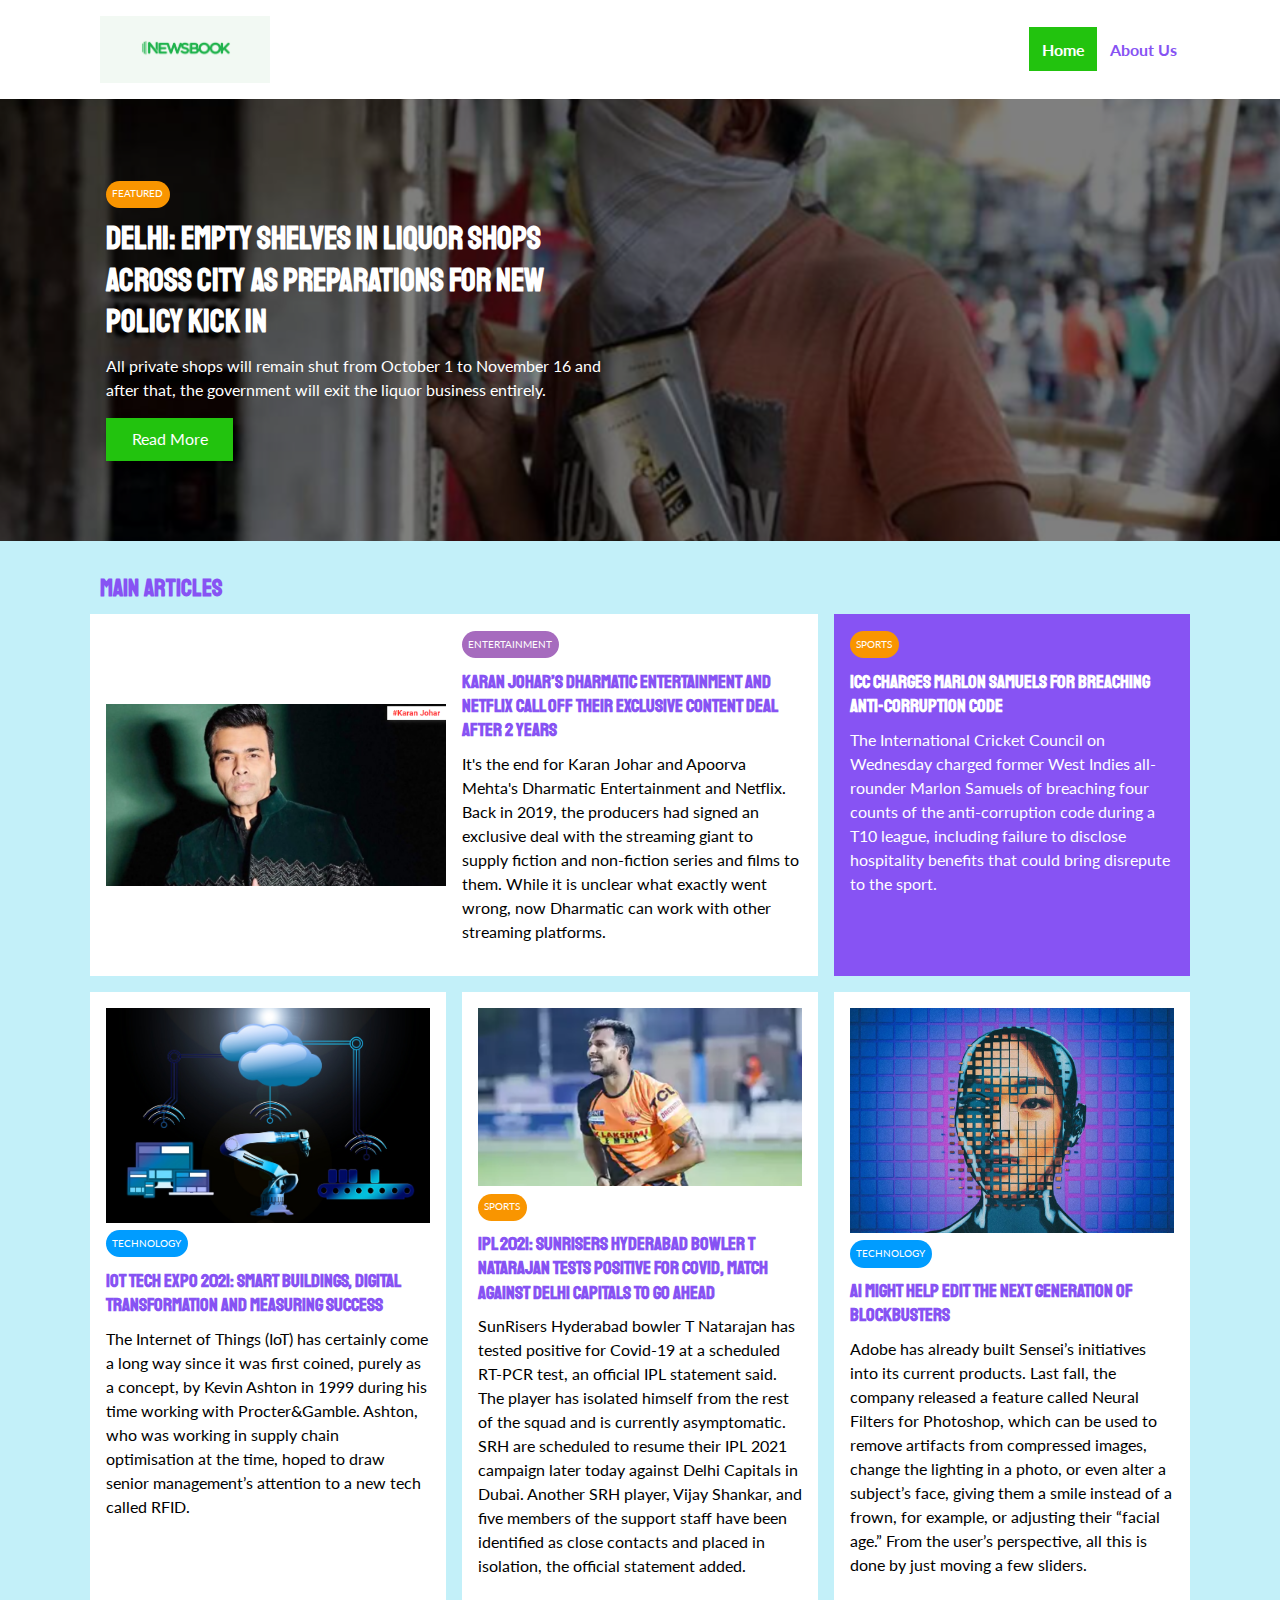
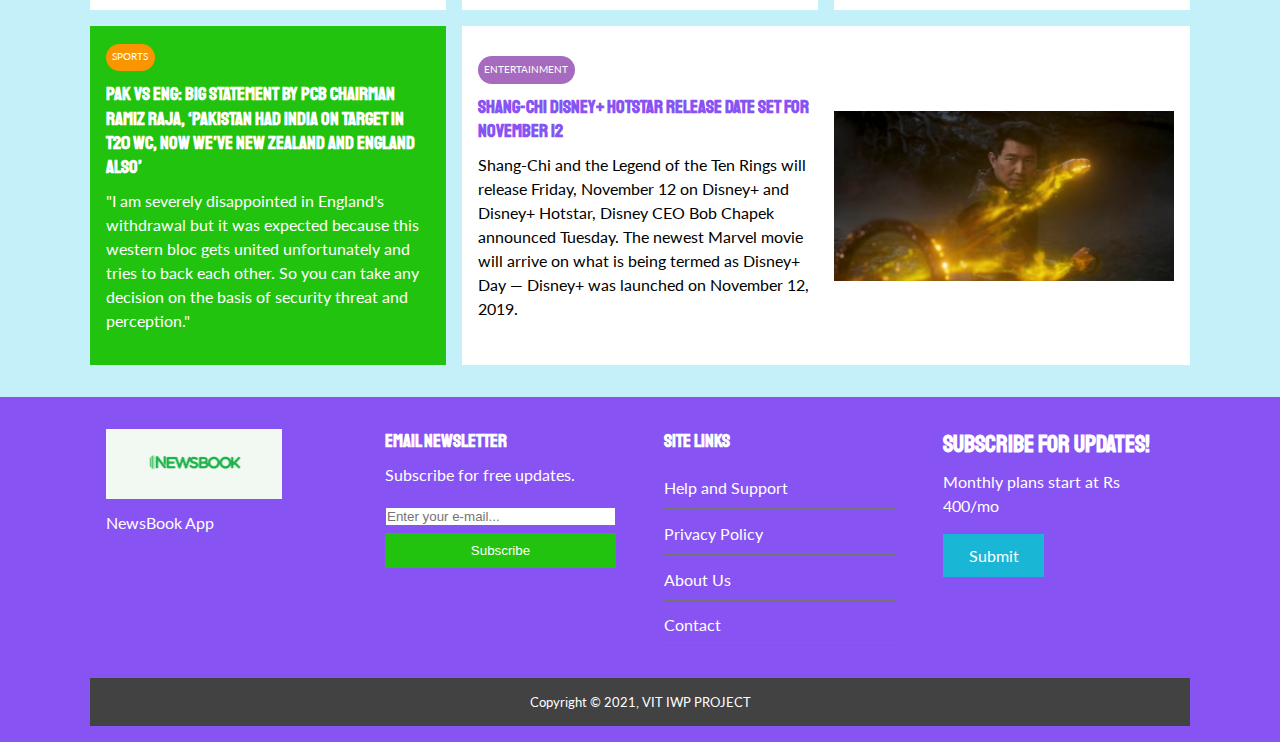
<file: index.html>
<!DOCTYPE html>
<html lang="pt-br">
<head>
  <meta charset="UTF-8">
  <meta name="viewport" content="width=device-width, initial-scale=1.0">
  <meta http-equiv="X-UA-Compatible" content="ie=edge">
  <link rel="stylesheet" href="https://use.fontawesome.com/releases/v5.6.3/css/all.css" integrity="sha384-UHRtZLI+pbxtHCWp1t77Bi1L4ZtiqrqD80Kn4Z8NTSRyMA2Fd33n5dQ8lWUE00s/" crossorigin="anonymous">
  <link href="https://fonts.googleapis.com/css?family=Lato|Staatliches" rel="stylesheet">
  <link rel="stylesheet" href="css/style.css">
  <link rel="stylesheet" media="screen and (max-width: 768px)" href="css/mobile.css">
  <link rel="shortcut icon" type="image/x-icon" href="favicon.ico">
  <title>NewsBook App</title>
</head>
<body>
	<header>
		<nav id="navbar" class="container py-1">
			<img src="img/logo.png" alt="NewsBook App" class="logo"/>
			<div class="social">
				<a href="http://www.facebook.com" target="_blank"><i class="fab fa-facebook fa-2x"></i></a>
				<a href="http://www.twitter.com" target="_blank"><i class="fab fa-twitter fa-2x"></i></a>
				<a href="http://www.instagram.com" target="_blank"><i class="fab fa-instagram fa-2x"></i></a>
				<a href="http://www.youtube.com" target="_blank"><i class="fab fa-youtube fa-2x"></i></a>
			</div>
			<ul>
				<li><a class="current" href="index.html">Home</a></li>
				<li><a href="about.html">About Us</a></li>
			</ul>
		</nav>
		<section id="showcase" class="container py-4">
			<div>
				<small class="small-label label-sport">Featured</small>
				<h1>Delhi: Empty shelves in liquor shops across city as preparations for new policy kick in</h1>
				<p>All private shops will remain shut from October 1 to November 16 and after that, the government will exit the liquor business entirely.</p>
				<a class="btn" href="article.html">Read More</a>
			</div>
		</section>
	</header>
	<main class="container py-2">
		<h2>Main Articles</h2>
		<section id="articles-container">
			<article>
				<img src="img/articles/ent1.jpg" alt="Artigo 1">
				<div>
					<small class="small-label label-ent">Entertainment</small>
					<h3><a href="article.html">Karan Johar’s Dharmatic Entertainment and Netflix call off their exclusive content deal after 2 years</a></h3>
					<p>It's the end for Karan Johar and Apoorva Mehta's Dharmatic Entertainment and Netflix. Back in 2019, the producers had signed an exclusive deal with the streaming giant to supply fiction and non-fiction series and films to them. While it is unclear what exactly went wrong, now Dharmatic can work with other streaming platforms.</p>
				</div>
			</article>
			<article class="bg-dark">
				<small class="small-label label-sport">Sports</small>
				<h3><a href="article.html">ICC charges Marlon Samuels for breaching anti-corruption code</a></h3>
				<p>The International Cricket Council on Wednesday charged former West Indies all-rounder Marlon Samuels of breaching four counts of the anti-corruption code during a T10 league, including failure to disclose hospitality benefits that could bring disrepute to the sport.</p>
			</article>
			<article>
				<img src="img/articles/tech1.jpg" alt="Artigo 3">
				<small class="small-label label-tech">Technology</small>
				<h3><a href="article.html">IoT Tech Expo 2021: Smart buildings, digital transformation and measuring success</a></h3>
				<p>The Internet of Things (IoT) has certainly come a long way since it was first coined, purely as a concept, by Kevin Ashton in 1999 during his time working with Procter&Gamble. Ashton, who was working in supply chain optimisation at the time, hoped to draw senior management’s attention to a new tech called RFID.</p>
			</article>
			<article>
				<img src="img/articles/sports1.jpg" alt="Artigo 4">
				<small class="small-label label-sport">Sports</small>
				<h3><a href="article.html">IPL 2021: SunRisers Hyderabad Bowler T Natarajan Tests Positive For Covid, Match Against Delhi Capitals To Go Ahead</a></h3>
				<p>SunRisers Hyderabad bowler T Natarajan has tested positive for Covid-19 at a scheduled RT-PCR test, an official IPL statement said. The player has isolated himself from the rest of the squad and is currently asymptomatic. SRH are scheduled to resume their IPL 2021 campaign later today against Delhi Capitals in Dubai. Another SRH player, Vijay Shankar, and five members of the support staff have been identified as close contacts and placed in isolation, the official statement added.</p>
			</article>
			<article>
				<img src="img/articles/tech2.jpg" alt="Artigo 5">
				<small class="small-label label-tech">Technology</small>
				<h3><a href="article.html">AI might help edit the next generation of blockbusters</a></h3>
				<p>Adobe has already built Sensei’s initiatives into its current products. Last fall, the company released a feature called Neural Filters for Photoshop, which can be used to remove artifacts from compressed images, change the lighting in a photo, or even alter a subject’s face, giving them a smile instead of a frown, for example, or adjusting their “facial age.” From the user’s perspective, all this is done by just moving a few sliders.</p>
			</article>
			<article class="bg-primary">
				<small class="small-label label-sport">Sports</small>
				<h3><a href="article.html">PAK vs ENG: BIG statement by PCB chairman Ramiz Raja, ‘Pakistan had India on target in T20 WC, now we've New Zealand and England also’</a></h3>
				<p>"I am severely disappointed in England's withdrawal but it was expected because this western bloc gets united unfortunately and tries to back each other. So you can take any decision on the basis of security threat and perception."</p>
			</article>
			<article>
				<div>
					<small class="small-label label-ent">Entertainment</small>
					<h3><a href="article.html">Shang-Chi Disney+ Hotstar Release Date Set for November 12</a></h3>
					<p>Shang-Chi and the Legend of the Ten Rings will release Friday, November 12 on Disney+ and Disney+ Hotstar, Disney CEO Bob Chapek announced Tuesday. The newest Marvel movie will arrive on what is being termed as Disney+ Day — Disney+ was launched on November 12, 2019.</p>
				</div>
				<img src="img/articles/ent2.jpg" alt="Artigo 7">
			</article>
		</section>
	</main>
	<footer class="container bg-dark py-1">
		<div class="p-1">
      <img src="img/logo_light.png" alt="NewsBook App">
    	<p>NewsBook App</p>
    </div>
    <div class="p-1">
      <h3>Email Newsletter</h3>
      <p>Subscribe for free updates.</p>
      <form>
        <input type="email" placeholder="Enter your e-mail...">
        <input type="submit" value="Subscribe" class="btn btn-primary">
      </form>
    </div>
    <div class="p-1">
      <h3>Site Links</h3>
      <ul class="list">
        <li><a href="#">Help and Support</a></li>
        <li><a href="#">Privacy Policy</a></li>
        <li><a href="#">About Us</a></li>
        <li><a href="#">Contact</a></li>
      </ul>
    </div>
    <div class="p-1">
      <h2>Subscribe for Updates!</h2>
      <p>Monthly plans start at Rs 400/mo</p>
      <a href="#" class="btn btn-secondary">Submit</a>
    </div>
    <div id="copy">
      <p>Copyright &copy; 2021, VIT IWP PROJECT</p>
    </div>
	</footer>
</body>
</html>
</file>
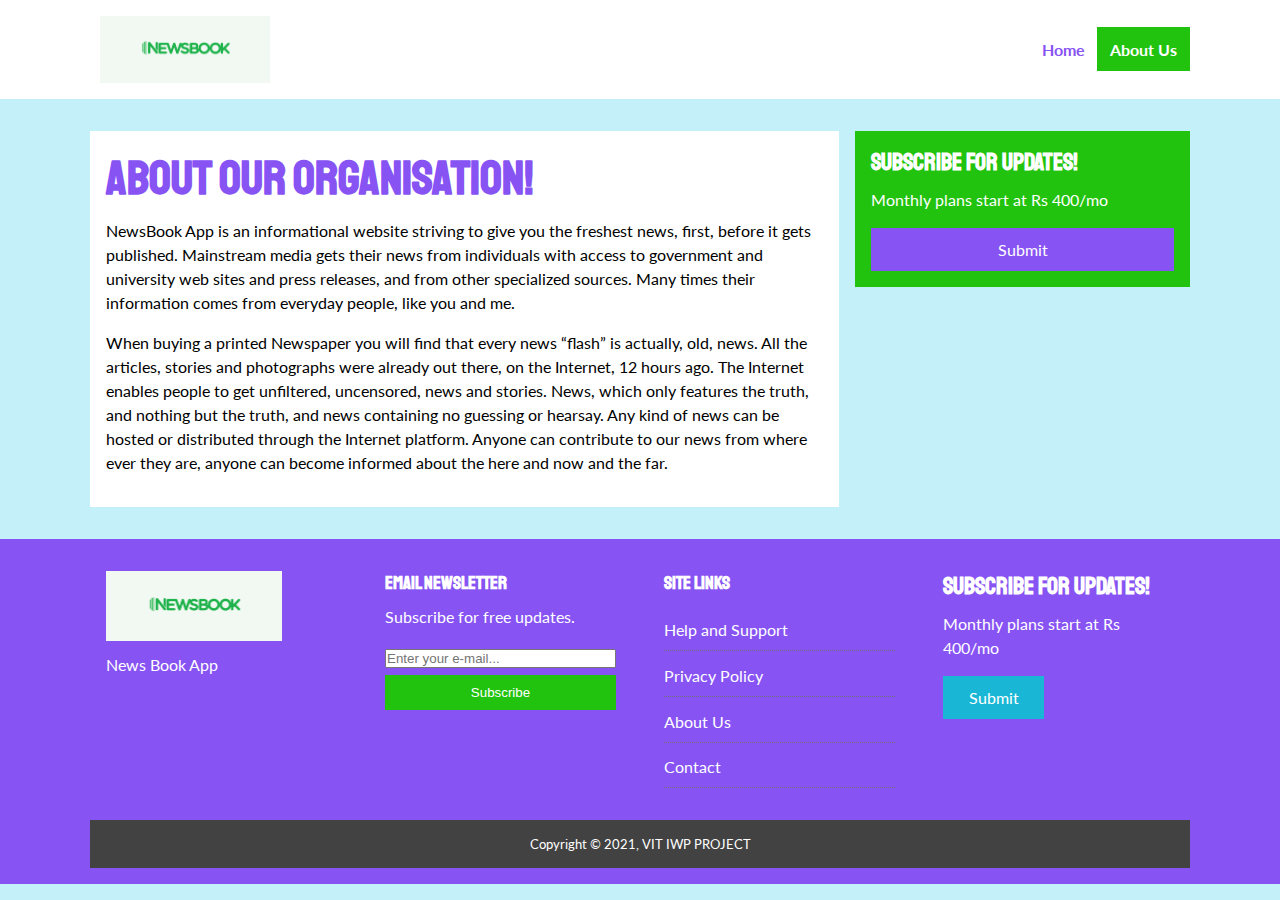
<file: about.html>
<!DOCTYPE html>
<html lang="pt-br">
<head>
  <meta charset="UTF-8">
  <meta name="viewport" content="width=device-width, initial-scale=1.0">
  <meta http-equiv="X-UA-Compatible" content="ie=edge">
  <link rel="stylesheet" href="https://use.fontawesome.com/releases/v5.6.3/css/all.css" integrity="sha384-UHRtZLI+pbxtHCWp1t77Bi1L4ZtiqrqD80Kn4Z8NTSRyMA2Fd33n5dQ8lWUE00s/" crossorigin="anonymous">
  <link href="https://fonts.googleapis.com/css?family=Lato%7CStaatliches" rel="stylesheet">
  <link rel="stylesheet" href="css/style.css">
  <link rel="stylesheet" media="screen and (max-width: 768px)" href="css/mobile.css">
  <link rel="shortcut icon" type="image/x-icon" href="favicon.ico">
  <title>NewsBook App</title>
</head>
<body>
    <header>
        <nav id="navbar" class="container py-1">
            <img src="img/logo.png" alt="NewsBook App" class="logo"/>
            <div class="social">
                <a href="http://www.facebook.com/" target="_blank"><i class="fab fa-facebook fa-2x"></i></a>
                <a href="http://www.twitter.com/" target="_blank"><i class="fab fa-twitter fa-2x"></i></a>
                <a href="http://www.instagram.com/" target="_blank"><i class="fab fa-instagram fa-2x"></i></a>
                <a href="http://www.youtube.com/" target="_blank"><i class="fab fa-youtube fa-2x"></i></a>
            </div>
            <ul>
                <li><a href="index.html">Home</a></li>
                <li><a class="current" href="about.html">About Us</a></li>
            </ul>
        </nav>
    </header>
    <main id="about" class="container py-2">
    <section id="page-container">
        <article class="p-1">
          <h1 class="l-heading">About Our Organisation!</h1>
          <p>NewsBook App is an informational website striving to give you the freshest news, first, before it gets published.

          Mainstream media gets their news from individuals with access to government and university web sites and press releases, and from other specialized sources.  Many times their information comes from everyday people, like you and me.</p>
          <p>When buying a printed Newspaper you will find that every news “flash” is actually, old, news.  All the articles, stories and photographs were already out there, on the Internet, 12 hours ago.  The Internet enables people to get unfiltered, uncensored, news and stories.  News, which only features the truth, and nothing but the truth, and news containing no guessing or hearsay.

          Any kind of news can be hosted or distributed through the Internet platform.  Anyone can contribute to our news from where ever they are, anyone can become informed about the here and now and the far.</p>
        </article>
        <aside class="p-1 bg-primary">
          <h2>Subscribe for Updates!</h2>
          <p>Monthly plans start at Rs 400/mo</p>
          <a href="#" class="btn btn-dark">Submit</a>
        </aside>
      </section>
    </main>
    <footer class="container bg-dark py-1">
        <div class="p-1">
      <img src="img/logo_light.png" alt="NewsBook App">
        <p>News Book App</p>
    </div>
    <div class="p-1">
      <h3>Email Newsletter</h3>
      <p>Subscribe for free updates.</p>
      <form>
        <input type="email" placeholder="Enter your e-mail...">
        <input type="submit" value="Subscribe" class="btn btn-primary">
      </form>
    </div>
    <div class="p-1">
      <h3>Site Links</h3>
      <ul class="list">
        <li><a href="#">Help and Support</a></li>
        <li><a href="#">Privacy Policy</a></li>
        <li><a href="#">About Us</a></li>
        <li><a href="#">Contact</a></li>
      </ul>
    </div>
    <div class="p-1">
      <h2>Subscribe for Updates!</h2>
      <p>Monthly plans start at Rs 400/mo</p>
      <a href="#" class="btn btn-secondary">Submit</a>
    </div>
    <div id="copy">
      <p>Copyright &copy; 2021, VIT IWP PROJECT</p>
    </div>
    </footer>
</body>
</html>
</file>
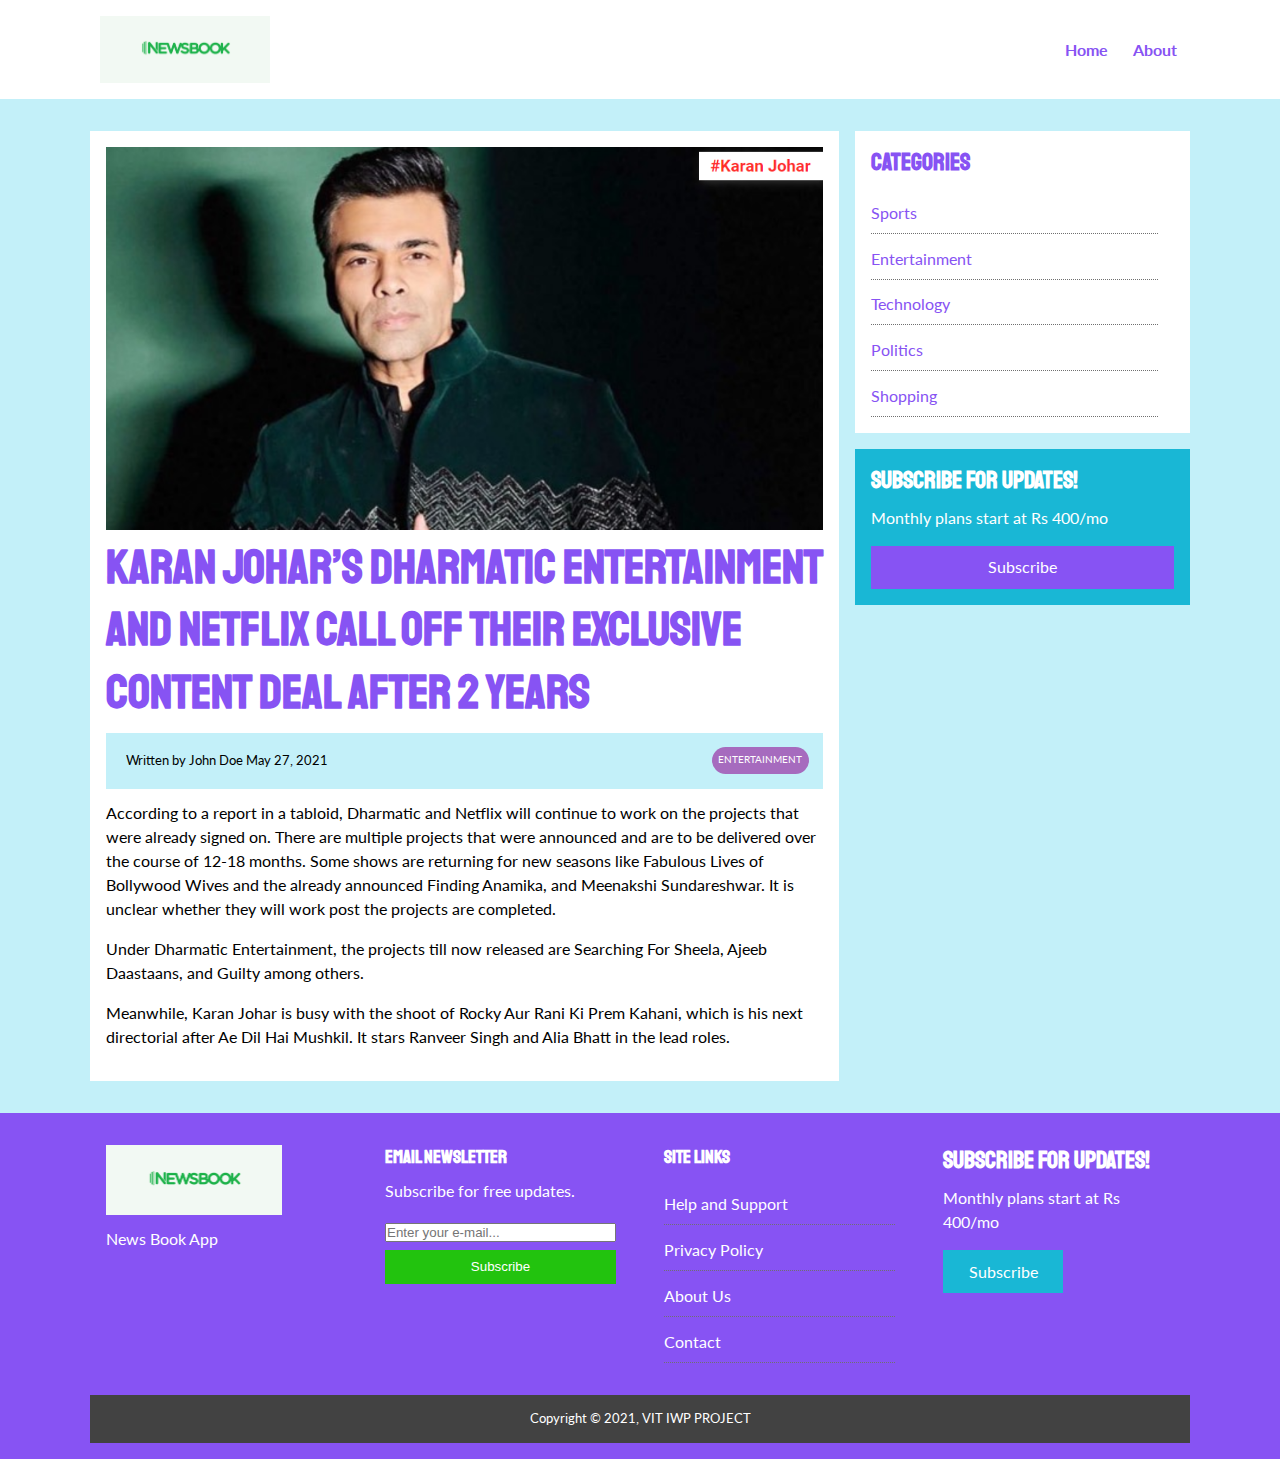
<file: article.html>
<!DOCTYPE html>
<html lang="pt-br">
<head>
  <meta charset="UTF-8">
  <meta name="viewport" content="width=device-width, initial-scale=1.0">
  <meta http-equiv="X-UA-Compatible" content="ie=edge">
  <link rel="stylesheet" href="https://use.fontawesome.com/releases/v5.6.3/css/all.css" integrity="sha384-UHRtZLI+pbxtHCWp1t77Bi1L4ZtiqrqD80Kn4Z8NTSRyMA2Fd33n5dQ8lWUE00s/" crossorigin="anonymous">
  <link href="https://fonts.googleapis.com/css?family=Lato|Staatliches" rel="stylesheet">
  <link rel="stylesheet" href="css/style.css">
  <link rel="stylesheet" media="screen and (max-width: 768px)" href="css/mobile.css">
  <link rel="shortcut icon" type="image/x-icon" href="favicon.ico">
  <title>NewsBook App</title>
</head>
<body>
	<header>
		<nav id="navbar" class="container py-1">
			<img src="img/logo.png" alt="NewsBook App" class="logo"/>
			<div class="social">
				<a href="http://www.facebook.com" target="_blank"><i class="fab fa-facebook fa-2x"></i></a>
				<a href="http://www.twitter.com" target="_blank"><i class="fab fa-twitter fa-2x"></i></a>
				<a href="http://www.instagram.com" target="_blank"><i class="fab fa-instagram fa-2x"></i></a>
				<a href="http://www.youtube.com" target="_blank"><i class="fab fa-youtube fa-2x"></i></a>
			</div>
			<ul>
				<li><a href="index.html">Home</a></li>
				<li><a href="about.html">About</a></li>
			</ul>
		</nav>
	</header>
	<main id="article" class="container py-2">
    <section id="page-container">
	    <article class="p-1">
        <img src="img/articles/ent1.jpg" alt="Entertainment 1">
	      <h1 class="l-heading">
          Karan Johar’s Dharmatic Entertainment and Netflix call off their exclusive content deal after 2 years</h1>
        <div class="meta">
          <small>
            <i class="fas fa-user"></i> Written by John Doe May 27, 2021
          </small>
          <small class="small-label label-ent">Entertainment</small>
        </div>
        <p>According to a report in a tabloid, Dharmatic and Netflix will continue to work on the projects that were already signed on. There are multiple projects that were announced and are to be delivered over the course of 12-18 months. Some shows are returning for new seasons like Fabulous Lives of Bollywood Wives and the already announced Finding Anamika, and Meenakshi Sundareshwar. It is unclear whether they will work post the projects are completed.</p>
        <p>Under Dharmatic Entertainment, the projects till now released are Searching For Sheela, Ajeeb Daastaans, and Guilty among others.</p>
        <p>Meanwhile, Karan Johar is busy with the shoot of Rocky Aur Rani Ki Prem Kahani, which is his next directorial after Ae Dil Hai Mushkil. It stars Ranveer Singh and Alia Bhatt in the lead roles.</p>
	    </article>
      <aside id="categories">
        <h2>Categories</h2>
        <ul class="list">
          <li><a href="#"><i class="fas fa-chevron-right"></i> Sports</a></li>
          <li><a href="#"><i class="fas fa-chevron-right"></i> Entertainment</a></li>
          <li><a href="#"><i class="fas fa-chevron-right"></i> Technology</a></li>
          <li><a href="#"><i class="fas fa-chevron-right"></i> Politics</a></li>
          <li><a href="#"><i class="fas fa-chevron-right"></i> Shopping</a></li>
        </ul>
      </aside>
      <aside class="bg-secondary p-1">
        <h2>Subscribe for Updates!</h2>
        <p>Monthly plans start at Rs 400/mo</p>
        <a href="#" class="btn btn-dark">Subscribe</a>
      </aside>
	  </section>
	</main>
	<footer class="container bg-dark py-1">
		<div class="p-1">
      <img src="img/logo_light.png" alt="NewsBook App">
    	<p>News Book App</p>
    </div>
    <div class="p-1">
      <h3>Email Newsletter</h3>
      <p>Subscribe for free updates.</p>
      <form>
        <input type="email" placeholder="Enter your e-mail...">
        <input type="submit" value="Subscribe" class="btn btn-primary">
      </form>
    </div>
    <div class="p-1">
      <h3>Site Links</h3>
      <ul class="list">
        <li><a href="#">Help and Support</a></li>
        <li><a href="#">Privacy Policy</a></li>
        <li><a href="#">About Us</a></li>
        <li><a href="#">Contact</a></li>
      </ul>
    </div>
    <div class="p-1">
      <h2>Subscribe for Updates!</h2>
      <p>Monthly plans start at Rs 400/mo</p>
      <a href="#" class="btn btn-secondary">Subscribe</a>
    </div>
    <div id="copy">
      <p>Copyright &copy; 2021, VIT IWP PROJECT</p>
    </div>
	</footer>
</body>
</html>
</file>
<file: css/style.css>
/* Reset & Initials Styling */
:root {
  --primary-color: #22C30E;
  --secondary-color: #19B7D5;
  --light-color: #C3F0F9;
  --dark-color: #8753F3;
  --sports-color: #f99500;
  --ent-color: #a66bbe;
  --tech-color: #009cff;
}

* {
	margin: 0;
	padding: 0;
	box-sizing: border-box;
}

body {
  font-family: 'Lato', sans-serif;
  line-height: 1.5;
  background: var(--light-color);
}

h1, h2, h3, h4, h5, h6 {
	font-family: 'Staatliches', cursive;
	color: var(--dark-color);
  margin-bottom: 0.6rem;
  line-height: 1.3;
}

ul {
	list-style-type: none;
}

a {
	text-decoration: none;
	color: var(--dark-color);
}

p {
	margin-bottom: 1rem;
}

img {
	max-width: 100%;
}

/* Utilities Styling */
.container {
	padding-left: calc((100vw - 1100px) / 2) !important;
	padding-right: calc((100vw - 1100px) / 2) !important;
}

.p-1 { padding: 1rem !important }
.p-2 { padding: 2rem !important }
.py-1 { padding-top: 1rem !important; padding-bottom: 1rem !important }
.py-2 { padding-top: 2rem !important; padding-bottom: 2rem !important }
.py-3 { padding-top: 3rem !important; padding-bottom: 3rem !important }
.py-4 { padding-top: 4rem !important; padding-bottom: 4rem !important }

.l-heading { font-size: 3rem !important }

.small-label {
	display: inline-block;
	font-size: 0.6rem;
	margin-bottom: 0.7rem;
  padding: 0.4rem;
	text-transform: uppercase;
	border-radius: 1.4rem;
	color: white;
	background-color: var(--primary-color);
}

.label-sport { background-color: #f99500 !important }
.label-ent { background-color: #a66bbe !important }
.label-tech { background-color: #009cff !important }

.btn {
	display: inline-block;
	padding: 0.6rem 1.6rem;
	color: white;
	background-color: var(--primary-color);
	border: 0;
	cursor: pointer;
}

.btn-secondary { background-color: var(--secondary-color) !important }
.btn-light { background-color: var(--light-color) !important }
.btn-dark { background-color: var(--dark-color) !important }

.bg-primary {
	color: white !important;
	background-color: var(--primary-color) !important;
}

.bg-secondary {
	color: white !important;
	background-color: var(--secondary-color) !important;
}

.bg-dark {
	color: white !important;
	background-color: var(--dark-color) !important;
}

.btn:hover {
	opacity: 0.9;
}

/* Home Page */
header #navbar {
	position: sticky;
	top: 0;
	display: grid;
	grid-template-columns: repeat(3, 1fr);
	align-items: center;
	background-color: white;
	z-index: 2;
}

header #navbar .logo {
	width: 180px;
	padding-left: 10px;
}

header #navbar .social {
	justify-self: end;
}

header #navbar .social i {
  color: #777;
  margin-right: 0.6rem;
}

header #navbar ul {
	justify-self: end;
	display: flex;
	justify-content: center;
	align-items: center;
}

header #navbar ul li a {
	padding: 0.8rem;
	font-weight: bold;
}

header #navbar ul li a.current {
	color: white;
	background-color: var(--primary-color);
}

header #navbar ul li a:hover {
	color: var(--dark-color);
	background-color: var(--light-color);
}

header #showcase {
	display: grid;
	grid-template-columns: 1fr 1fr;
	background: url('../img/featured.jpg') center center/cover no-repeat;
	position: relative;
}

header #showcase::before {
	content: '';
	position: absolute;
	width: 100%;
	height: 100%;
	background-color: rgba(0, 0, 0, 0.5);
}

header #showcase > div {
	z-index: 1;
	padding: 1rem;
}

header #showcase > div > h1 {
	font-size: 2rem;
	color: white;
}

header #showcase > div > p {
	color: white;
}

main > h2 {
	padding-left: 10px;
}

main #articles-container {
	display: grid;
	grid-template-columns: repeat(3, 1fr);
	grid-gap: 1rem;
}

main #articles-container article {
	background-color: white;
	padding: 1rem;
}

main #articles-container article[class="bg-dark"] > h3 > a,
main #articles-container article[class="bg-primary"] > h3 > a {
	color: white;
}

main #articles-container > *:first-child,
main #articles-container > *:last-child {
  display: grid;
  grid-template-columns: repeat(2, 1fr);
  grid-gap: 1rem;
  align-items: center;
  grid-column: 1 / span 2;
}

main #articles-container > *:last-child {
	grid-column: 2 / span 2;
}

footer {
	display: grid;
	grid-template-columns: repeat(4, 1fr);
	grid-gap: 1rem;
}

footer > div > img {
	width: 76%;
	margin-bottom: 0.4rem;
}

footer > div > form > input {
	width: 100%;
	margin-bottom: 0.45rem;
}

footer > div#copy {
	display: flex;
	justify-content: center;
	align-items: center;
	padding: 0.9rem; 
	grid-column: 1 / span 4;
	background-color: #424242;
}

footer > div#copy > p{
	font-size: 0.8rem;
	margin-bottom: 0;
}

footer > div > ul > li {
	padding: 0.8rem 0 0.5rem 0;
	border-bottom: 1px dotted #707070;
}

footer > div > h2,
footer > div > h3,
footer > div > p,
footer > div > ul > li > a {
	color: white;
}

/* About Page */
main#about > #page-container {
	display: grid;
	grid-template-columns: repeat(8, 1fr);
	grid-gap: 1rem;
}

main#about > #page-container > article {
	grid-column: 1 / span 6;
	grid-row: 1 / span 2;
	background-color: white;
}

main#about > #page-container > aside {
	grid-column: 7 / span 8;
}

main#about > #page-container > aside > h2 {
	color: white;
}

main#about > #page-container > aside > a {
	width: 100%;
	display: flex;
	justify-content: center;
	align-self: center;
}

/* Article Page */
main#article > #page-container {
	display: grid;
	grid-template-columns: repeat(8, 1fr);
	grid-gap: 1rem;
}

main#article > #page-container > article {
	grid-column: 1 / span 6;
	grid-row: 1 / span 4;
	background-color: white;
}

main#article > #page-container > article > div.meta {
	display: flex;
	justify-content: space-between;
	align-items: center;
	background-color: var(--light-color);
	margin-bottom: 0.8rem;
	padding: 0.9rem;
}

main#article > #page-container > article > div.meta > small > i {
	margin-right: 6px;
}

main#article > #page-container > article > div.meta > .small-label {
	margin-bottom: 0;
}

main#article > #page-container > aside {
	grid-column: 7 / span 8;
}

main#article > #page-container > aside#categories {
	background-color: white;
	padding: 1rem;
}
main#article > #page-container > aside#categories > ul li {
	padding: 0.8rem 0 0.5rem 0;
	border-bottom: 1px dotted #707070;
	margin-right: 1rem;
}

main#article > #page-container > aside:last-child > h2 {
	color: white;
}

main#article > #page-container > aside > a {
	width: 100%;
	display: flex;
	justify-content: center;
	align-self: center;
}
</file>
<file: css/mobile.css>
/* Reset & Initials Styling */
body {
  line-height: 1.3;
}

h1, h2, h3, h4, h5, h6 {
  margin-bottom: 0.5rem;
  line-height: 1.2;
}

.l-heading { font-size: 2.3rem !important }

/* Navigation */
header #navbar .social {
  display: none;
}

header #navbar {
  grid-template-columns: 1fr;
  grid-gap: 1.2rem;
}

header #navbar ul,
header #navbar .logo {
  justify-self: center;
}

header #navbar ul li a {
  padding: 0.50rem;
}

main #articles-container {
  grid-template-columns: repeat(2, 1fr);
}

main #articles-container > *:first-child,
main #articles-container > *:last-child {
  grid-template-columns: 1fr;
  grid-column: 1;
}

@media(max-width: 660px) {
  /* Stack Grid Items */
  header #showcase,
  main #articles-container {
    grid-template-columns: 1fr;
  }

  footer {
		display: block;
		text-align: center;
	}

	footer > div > img {
		width: 60%;
		margin-bottom: 1rem;
	}

	footer > div#copy {
		grid-column: 1fr;
	}

	#page-container {
		display: block !important;
	}

	main#article > #page-container > aside#categories {
		border-top: 3px solid #ccc !important;
	}
}
</file>
